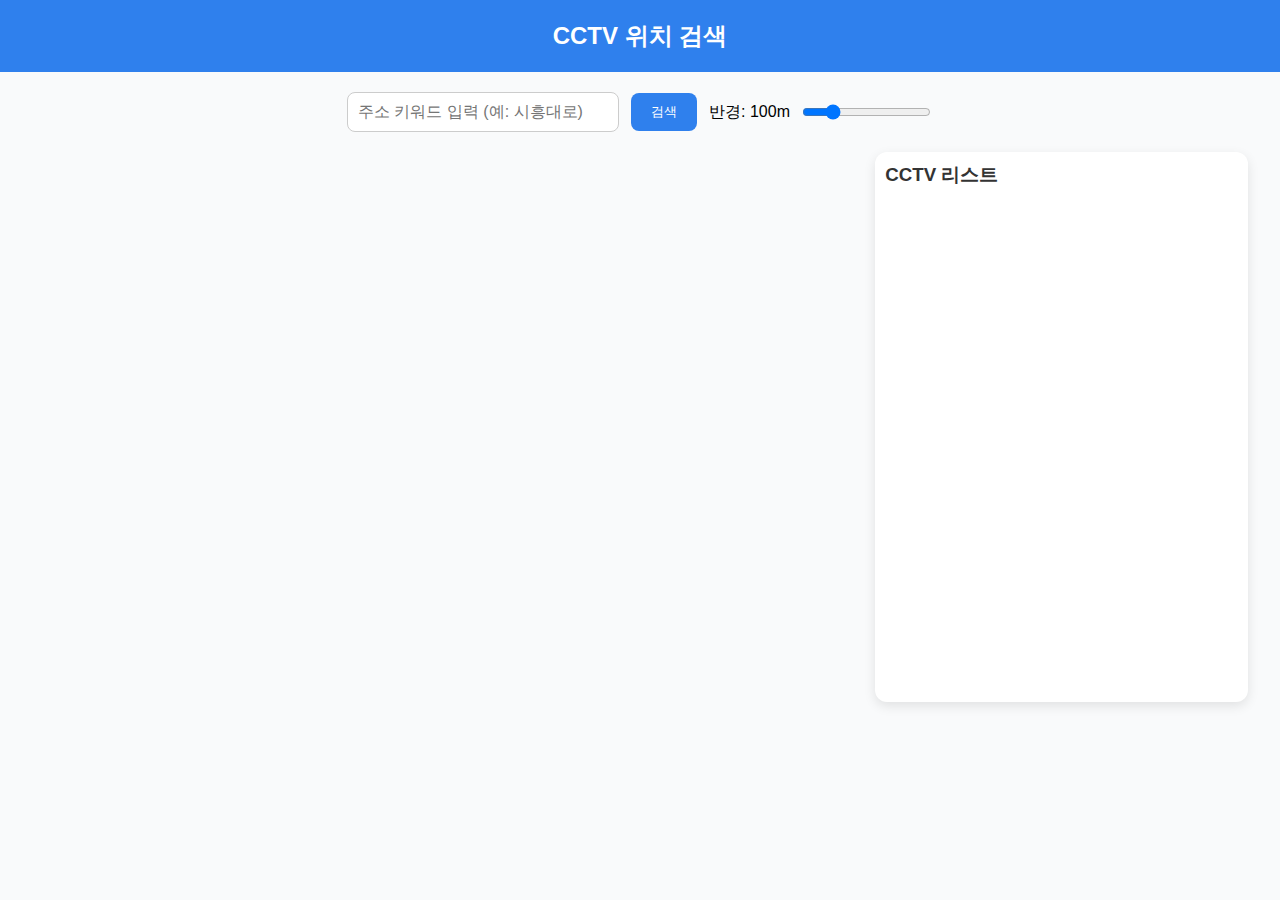
<file: public/index.html>
<!DOCTYPE html>
<html lang="ko">
<head>
  <meta charset="UTF-8" />
  <title>CCTV 위치 검색</title>
  <meta name="viewport" content="width=device-width, initial-scale=1.0" />
  <script src="https://dapi.kakao.com/v2/maps/sdk.js?appkey=ed21e980f5b7d78d34d63434e6c5a1d9&libraries=services,clusterer,drawing"></script>
  <style>
    body {
      margin: 0;
      font-family: 'Segoe UI', sans-serif;
      background-color: #f9fafb;
      display: flex;
      flex-direction: column;
      align-items: center;
    }

    header {
      width: 100%;
      padding: 20px;
      background-color: #2f80ed;
      color: white;
      text-align: center;
      font-size: 24px;
      font-weight: bold;
    }

    .controls {
      margin: 20px;
      display: flex;
      flex-wrap: wrap;
      gap: 12px;
      justify-content: center;
      align-items: center;
    }

    input[type="text"] {
      padding: 10px;
      font-size: 16px;
      width: 250px;
      border: 1px solid #ccc;
      border-radius: 8px;
    }

    button {
      padding: 10px 20px;
      background-color: #2f80ed;
      color: white;
      border: none;
      border-radius: 8px;
      cursor: pointer;
    }

    button:hover {
      background-color: #2563eb;
    }

    .range-container {
      display: flex;
      align-items: center;
      gap: 10px;
    }

    #map-wrapper {
      display: flex;
      width: 95%;
      margin: 0 auto;
      gap: 20px;
    }

    #map {
      width: 70%;
      height: 550px;
      border-radius: 12px;
    }

    #list {
      width: 30%;
      background: white;
      border-radius: 12px;
      overflow-y: auto;
      max-height: 550px;
      padding: 10px;
      box-shadow: 0 4px 12px rgba(0,0,0,0.1);
    }

    #list h3 {
      margin: 0 0 10px;
      color: #333;
    }

    .list-item {
      padding: 8px;
      margin-bottom: 6px;
      background-color: #f2f4f6;
      border-radius: 6px;
      font-size: 14px;
      cursor: pointer;
    }

    .list-item:hover {
      background-color: #e0e4e8;
    }

    @media (max-width: 768px) {
      #map-wrapper {
        flex-direction: column;
      }

      #map, #list {
        width: 100%;
        height: 400px;
      }
    }
  </style>
</head>
<body>

  <header>CCTV 위치 검색</header>

  <div class="controls">
    <input type="text" id="searchInput" placeholder="주소 키워드 입력 (예: 시흥대로)">
    <button onclick="searchCCTV()">검색</button>

    <div class="range-container">
      <label>반경: <span id="radiusLabel">100</span>m</label>
      <input type="range" min="50" max="300" step="10" value="100" id="radiusInput" onchange="updateRadiusLabel()" />
    </div>
  </div>

  <div id="map-wrapper">
    <div id="map"></div>
    <div id="list">
      <h3>CCTV 리스트</h3>
      <div id="resultList"></div>
    </div>
  </div>

  <script>
    const API_BASE = 'https://cctv-api-server.onrender.com'; // 백엔드 주소
    let map, clusterer;
    let radius = 100;
    let markers = [];
    let infoWindows = [];

    function initMap() {
      const container = document.getElementById('map');
      const options = {
        center: new kakao.maps.LatLng(37.456, 126.901),
        level: 5
      };
      map = new kakao.maps.Map(container, options);

      clusterer = new kakao.maps.MarkerClusterer({
        map: map,
        averageCenter: true,
        minLevel: 6
      });
    }

    function showCurrentLocation() {
      if (navigator.geolocation) {
        navigator.geolocation.getCurrentPosition((position) => {
          const lat = position.coords.latitude;
          const lon = position.coords.longitude;
          const locPosition = new kakao.maps.LatLng(lat, lon);

          const marker = new kakao.maps.Marker({
            position: locPosition,
            map: map,
            title: "현재 위치"
          });

          const circle = new kakao.maps.Circle({
            center: locPosition,
            radius: 50,
            strokeWeight: 1,
            strokeColor: '#0044ff',
            fillColor: 'rgba(0, 102, 255, 0.3)',
            fillOpacity: 0.5,
            map: map
          });

          const infowindow = new kakao.maps.InfoWindow({
            content: '<div style="padding:6px;">현재 위치</div>'
          });
          infowindow.open(map, marker);

          // 지도 중심 이동
          map.panTo(locPosition);
        }, () => {
          alert("위치 정보를 사용할 수 없습니다.");
        });
      } else {
        alert("이 브라우저에서는 위치 정보 사용이 불가능합니다.");
      }
    }

    function updateRadiusLabel() {
      radius = parseInt(document.getElementById('radiusInput').value);
      document.getElementById('radiusLabel').innerText = radius;
    }

    async function searchCCTV() {
      const query = document.getElementById('searchInput').value.trim();
      if (!query) return alert('검색어를 입력하세요!');

      try {
        const res = await fetch(`${API_BASE}/api/cctv?q=${encodeURIComponent(query)}`);
        const data = await res.json();

        if (!data.length) {
          alert('검색 결과가 없습니다.');
          return;
        }

        map.setCenter(new kakao.maps.LatLng(data[0].lat, data[0].lot));
        map.setLevel(5);
        clusterer.clear();

        if (window.circles) window.circles.forEach(c => c.setMap(null));
        window.circles = [];
        markers = [];
        infoWindows = [];

        const resultList = document.getElementById('resultList');
        resultList.innerHTML = '';

        const imageSrc = './cctv.png';
        const imageSize = new kakao.maps.Size(30, 40);
        const markerImage = new kakao.maps.MarkerImage(imageSrc, imageSize);

        const locations = data.map(item => ({
          lat: item.lat,
          lot: item.lot,
          address: item.address
        }));

        locations.forEach((center, i) => {
          let count = 0;

          locations.forEach(other => {
            const d = getDistance(center.lat, center.lot, other.lat, other.lot);
            if (d <= radius) count++;
          });

          const circle = new kakao.maps.Circle({
            center: new kakao.maps.LatLng(center.lat, center.lot),
            radius: radius,
            strokeWeight: 0,
            fillColor: getColorByCount(count),
            fillOpacity: 0.5,
            map: map
          });

          window.circles.push(circle);

          const marker = new kakao.maps.Marker({
            position: new kakao.maps.LatLng(center.lat, center.lot),
            image: markerImage
          });
          markers.push(marker);

          const infoWindow = new kakao.maps.InfoWindow({
            content: `<div style="padding:5px;">${center.address}</div>`
          });
          infoWindows.push(infoWindow);

          kakao.maps.event.addListener(marker, 'click', () => {
            infoWindow.open(map, marker);
          });

          const item = document.createElement('div');
          item.className = 'list-item';
          item.innerText = center.address;
          item.dataset.index = i;
          item.addEventListener('click', (e) => {
            const idx = e.currentTarget.dataset.index;
            const marker = markers[idx];
            const info = infoWindows[idx];
            map.panTo(marker.getPosition());
            info.open(map, marker);
          });

          resultList.appendChild(item);
        });

        clusterer.addMarkers(markers);
      } catch (err) {
        alert('API 요청 실패!');
        console.error(err);
      }
    }

    function getDistance(lat1, lon1, lat2, lon2) {
      const R = 6371e3;
      const φ1 = lat1 * Math.PI / 180;
      const φ2 = lat2 * Math.PI / 180;
      const Δφ = (lat2 - lat1) * Math.PI / 180;
      const Δλ = (lon2 - lon1) * Math.PI / 180;

      const a = Math.sin(Δφ / 2) * Math.sin(Δφ / 2) +
                Math.cos(φ1) * Math.cos(φ2) *
                Math.sin(Δλ / 2) * Math.sin(Δλ / 2);
      const c = 2 * Math.atan2(Math.sqrt(a), Math.sqrt(1 - a));
      return R * c;
    }

    function getColorByCount(count) {
      if (count >= 10) return 'rgba(255, 0, 0, 0.6)';
      if (count >= 6) return 'rgba(255, 140, 0, 0.5)';
      if (count >= 3) return 'rgba(0, 153, 255, 0.4)';
      return 'rgba(0, 200, 100, 0.3)';
    }

    window.onload = () => {
      initMap();
      showCurrentLocation(); // ← 현재 위치 표시
    };

  </script>
</body>
</html>
</file>
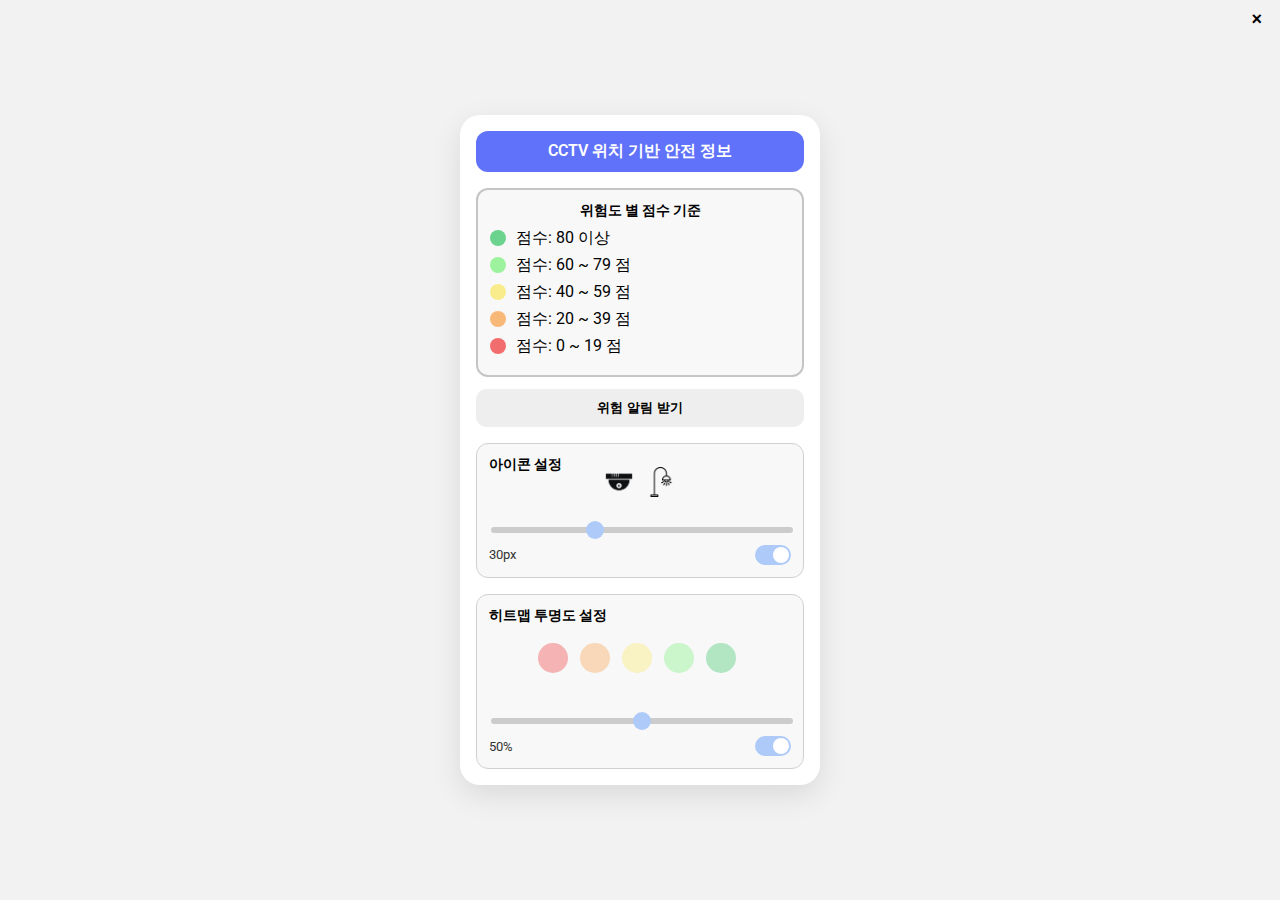
<file: setting/setting.html>
<!DOCTYPE html>
<html lang="ko">

<head>
    <meta charset="UTF-8">
    <title>CCTV 설정</title>
    <link href="https://fonts.googleapis.com/css2?family=Roboto&display=swap" rel="stylesheet">
    <link rel="stylesheet" href="./setting_style.css" />
</head>

<body>
    <div class="card">
        <div class="header">CCTV 위치 기반 안전 정보</div>
        <button class="exit-header" onclick="location.href='../home/home_PC.html'">×</button>

        <!-- 위험도 기준 -->
        <div class="section">
            <div class="box risk-box">
                <div class="label">위험도 별 점수 기준</div>
                <div class="risk-row">
                    <div class="dot green"></div> 점수: 80 이상
                </div>
                <div class="risk-row">
                    <div class="dot lightgreen"></div> 점수: 60 ~ 79 점
                </div>
                <div class="risk-row">
                    <div class="dot yellow"></div> 점수: 40 ~ 59 점
                </div>
                <div class="risk-row">
                    <div class="dot orange"></div> 점수: 20 ~ 39 점
                </div>
                <div class="risk-row">
                    <div class="dot red"></div> 점수: 0 ~ 19 점
                </div>
            </div>
            <button class="btn">위험 알림 받기</button>
        </div>

        <!-- 아이콘 설정 -->
        <div class="section">
            <div class="box">
                <div class="label">아이콘 설정</div>
                <div class="slider-group">
                    <div class="icon-container">
                        <img id="icon1" class="icon-img" src="/public/images/cctv.png" alt="icon1" style="width: 30px;" />
                        <img id="icon2" class="icon-img" src="/public/images/streetlamp.png"
                            alt="icon2" style="width: 30px;" />
                    </div>
                    <input type="range" id="iconSlider" class="slider" min="25" max="40" value="30">
                </div>
                <div class="bottom-row">
                    <span id="iconValue" class="value-text">30px</span>
                    <div id="iconToggle" class="toggle active"></div>
                </div>
            </div>
        </div>


        <!-- 히트맵 색상과 투명도 조절 -->
        <div class="box">
            <div class="label" style="text-align:left;">히트맵 투명도 설정</div>
            <div style="display: flex; justify-content: center; gap: 6px; margin-top: 0.1px; margin-bottom: 0.1px;">
                <div class="heatmap-dot red" id="dotRed"></div>
                <div class="heatmap-dot orange" id="dotOrange"></div>
                <div class="heatmap-dot yellow" id="dotYellow"></div>
                <div class="heatmap-dot lightgreen" id="dotLightGreen"></div>
                <div class="heatmap-dot green" id="dotGreen"></div>
            </div>
            <div class="slider-group">
                <input type="range" id="heatSlider" class="slider" min="0" max="100" value="50">
            </div>
            <div class="bottom-row">
                <span id="heatValue" class="value-text">50%</span>
                <div id="heatToggle" class="toggle active"></div>
            </div>
        </div>



        <!-- 팝업 HTML -->
        <div id="popupOverlay" class="popup-overlay">
            <div class="popup">
                <button class="close-btn" onclick="closePopup()">×</button>
                <div class="popup-title">위험 알림 수신 레벨 선택</div>
                <div class="circle-group">
                    <div class="circle red" data-risk="red"></div>
                    <div class="circle orange" data-risk="orange"></div>
                    <div class="circle yellow" data-risk="yellow"></div>
                    <div class="circle lightgreen" data-risk="lightgreen"></div>
                    <div class="circle green" data-risk="green"></div>
                </div>
                <button class="btn" onclick="closePopup()">확인</button>
            </div>
        </div>

        <script src="setting_script.js"></script>

</body>

</html>
</file>
<file: setting/setting_style.css>
* {
    box-sizing: border-box;
}

body {
    font-family: 'Roboto', sans-serif;
    margin: 0;
    background-color: #f2f2f2;
    display: flex;
    justify-content: center;
    align-items: center;
    height: 100vh;
    overflow: hidden;
}

.card {
    width: 360px;
    background: #fff;
    border-radius: 20px;
    box-shadow: 0 10px 30px rgba(0, 0, 0, 0.1);
    padding: 16px;
}


.section {
    margin-bottom: 16px;
}

.label {
    font-weight: bold;
    font-size: 14px;
    margin-bottom: 8px;
    text-align: left;
}

.risk-box .label {
    text-align: center;
}

.box {
    background: #f8f8f8;
    border-radius: 12px;
    padding: 12px;
    margin-top: 6px;
    border: 1.5px solid #d0d0d0;
    position: relative;
}

.risk-box {
    border: 2px solid #c5c5c5;
}

.risk-row {
    display: flex;
    align-items: center;
    gap: 10px;
    margin-bottom: 6px;
}

.dot {
    width: 16px;
    height: 16px;
    border-radius: 50%;
    flex-shrink: 0;
}

.green {
    background: #6cd38e;
}

.lightgreen {
    background: #9df29d;
}

.yellow {
    background: #f9ec8d;
}

.orange {
    background: #f8b878;
}

.red {
    background: #f26d6d;
}

.btn {
    width: 100%;
    background: #eee;
    padding: 10px;
    border-radius: 10px;
    border: none;
    font-weight: bold;
    cursor: pointer;
    margin-top: 12px;
}

.slider-group {
    position: relative;
    flex: 1;
    padding-top: 36px;
}

.icon-container {
    position: absolute;
    top: 0;
    left: 50%;
    transform: translate(-50%, -50%);
    display: flex;
    align-items: center;
    gap: 12px;
    pointer-events: none;
}

.icon-img {
    transition: width 0.2s ease;
}

.slider {
    width: 100%;
    appearance: none;
    height: 6px;
    border-radius: 3px;
    background: #ccc;
    outline: none;
}

.slider::-webkit-slider-thumb {
    appearance: none;
    width: 18px;
    height: 18px;
    border-radius: 50%;
    background: #adcaf8;
    cursor: pointer;
}

.bottom-row {
    margin-top: 8px;
    display: flex;
    justify-content: space-between;
    align-items: center;
}

.toggle {
    width: 36px;
    height: 20px;
    border-radius: 10px;
    background-color: #ccc;
    position: relative;
    cursor: pointer;
    flex-shrink: 0;
}

.toggle::after {
    content: "";
    position: absolute;
    width: 16px;
    height: 16px;
    background-color: white;
    border-radius: 50%;
    top: 2px;
    left: 2px;
    transition: 0.2s;
}

.toggle.active {
    background-color: #adcaf8;
}

.toggle.active::after {
    transform: translateX(16px);
}

.value-text {
    font-size: 13px;
    color: #333;
}

.popup-overlay {
    display: none;
    position: fixed;
    top: 0;
    left: 0;
    width: 100%;
    height: 100%;
    background-color: rgba(0, 0, 0, 0.5);
    justify-content: center;
    align-items: center;
    z-index: 999;
}

.popup {
    background: white;
    padding: 20px;
    border-radius: 16px;
    text-align: center;
    width: 300px;
    position: relative;
}

.popup-title {
    font-weight: bold;
    margin-bottom: 14px;
    font-size: 15px;
}

.circle-group {
    display: flex;
    justify-content: space-between;
    gap: 8px;
    margin-bottom: 12px;
}

.circle {
    width: 38px;
    height: 38px;
    border-radius: 50%;
    position: relative;
    cursor: pointer;
    display: flex;
    align-items: center;
    justify-content: center;
    font-size: 16px;
    color: white;
}

.circle.selected::after {
    content: '✔';
}

.circle.red {
    background: #f26d6d;
}

.circle.orange {
    background: #f8b878;
}

.circle.yellow {
    background: #f9ec8d;
    color: black;
}

.circle.lightgreen {
    background: #9df29d;
    color: black;
}

.circle.green {
    background: #6cd38e;
    color: black;
}

.close-btn {
    position: absolute;
    top: 8px;
    right: 12px;
    background: none;
    border: none;
    font-size: 18px;
    cursor: pointer;
    color: #888;
}

.close-btn:hover {
    color: #000;
}

.header {
    background: #5f72f9;
    color: white;
    font-size: 16px;
    font-weight: 600;
    text-align: center;
    padding: 10px;
    border-radius: 12px;
    margin-bottom: 16px;
    position: relative;
}

.exit-header {
    position: absolute;
    top: 8px;
    right: 12px;
    background: none;
    border: none;
    font-size: 18px;
    font-weight: bold;
    color: rgb(0, 0, 0);
    cursor: pointer;
    z-index: 10;
}

.exit-header:hover {
    color: #adcaf8;
}

.heatmap-dot.red {
    background: #f26d6d;
}

.heatmap-dot.orange {
    background: #f8b878;
}

.heatmap-dot.yellow {
    background: #f9ec8d;
}

.heatmap-dot.lightgreen {
    background: #9df29d;
}

.heatmap-dot.green {
    background: #6cd38e;
}

.heatmap-dot {
    width: 30px;
    height: 30px;
    margin: 10px 6px 0 0;
    /* ⬅ 여기 margin-top: 10px 추가됨 */
    border-radius: 50%;
    display: inline-flex;
    align-items: center;
    justify-content: center;
    font-size: 18px;
    font-weight: bold;
}
</file>
